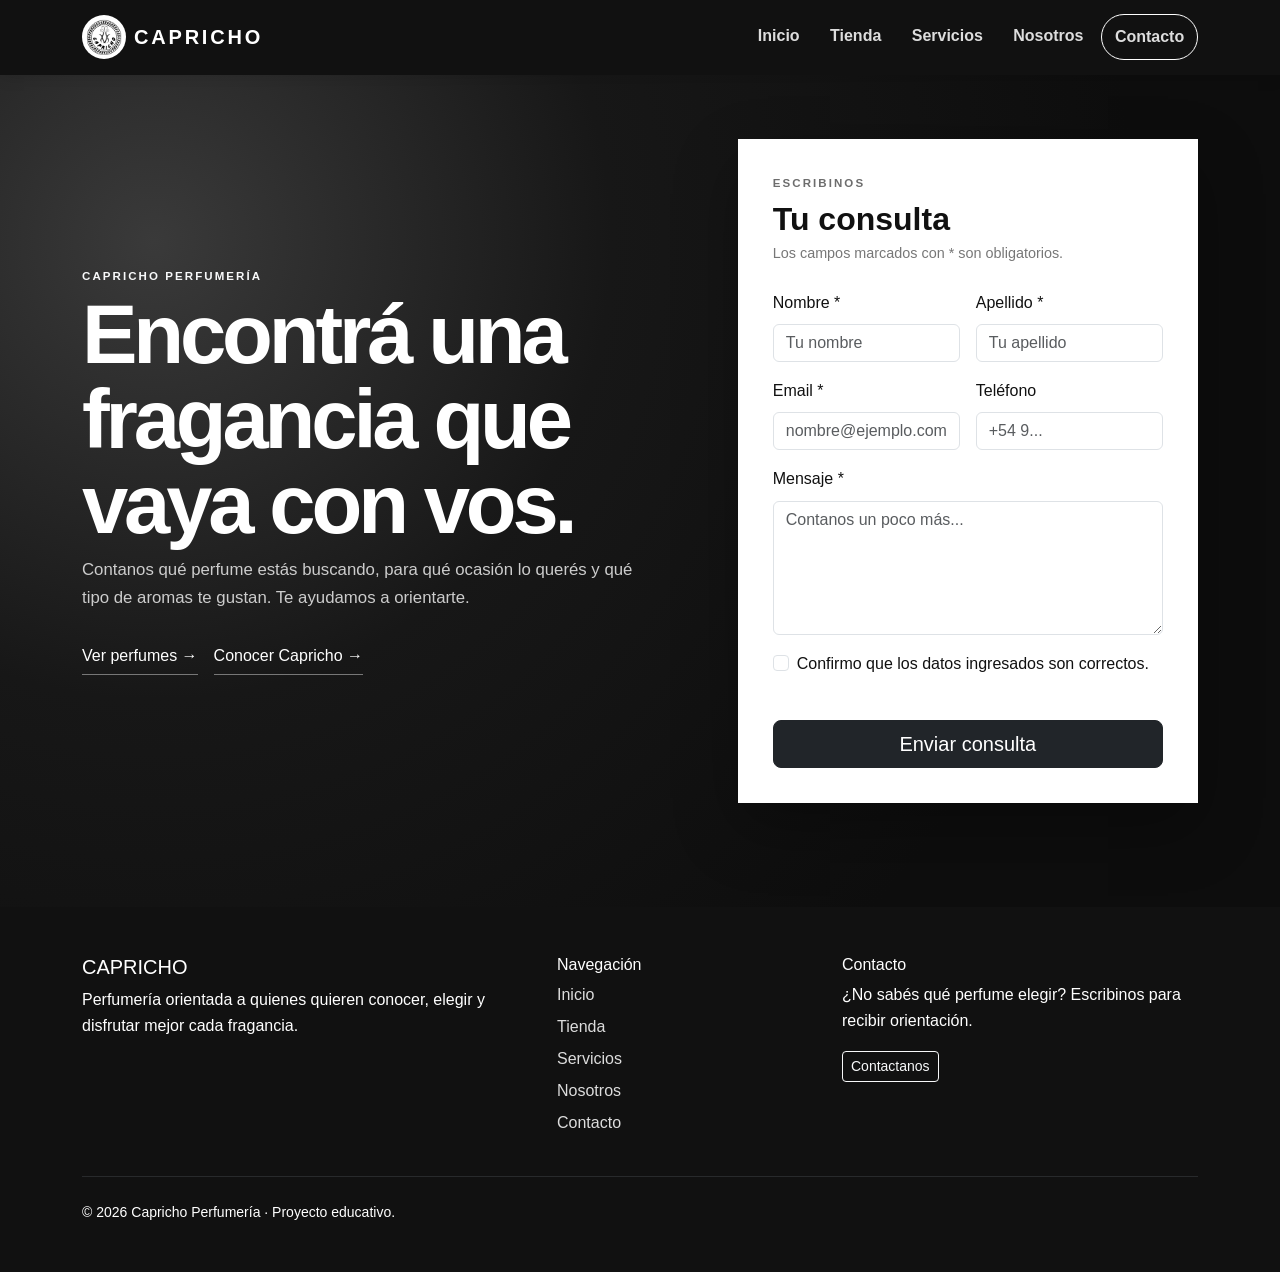
<file: contacto.html>
<!DOCTYPE html>
<html lang="es">
<head>
<title>Contacto | Capricho Perfumería</title>
<meta charset="UTF-8">
<meta name="viewport" content="width=device-width, initial-scale=1.0">
<meta name="description" content="Contactá a Capricho Perfumería para consultar sobre perfumes, recomendaciones y disponibilidad.">
<meta name="keywords" content="Capricho, contacto, perfumería, perfumes, fragancias">
<meta name="robots" content="index, follow">
<meta property="og:title" content="Contacto | Capricho Perfumería">
<meta property="og:description" content="Contactá a Capricho Perfumería para realizar tu consulta.">
<meta property="og:type" content="website">
<meta property="og:image" content="assets/logo.png">
<link rel="stylesheet" href="https://cdn.jsdelivr.net/npm/bootstrap@5.3.3/dist/css/bootstrap.min.css">
<link rel="stylesheet" href="styles.css">
<!-- Cargo mi archivo JavaScript y espero a que se lea el HTML antes de ejecutarlo. -->
<script src="pag.js" defer></script>
<link rel="shortcut icon" href="./assets/logo.png" type="image/x-icon">
</head>
<body>

<header>
  <nav class="navbar navbar-expand-lg cap-navbar" aria-label="Navegación principal">
    <div class="container">
      <a class="navbar-brand d-flex align-items-center gap-2" href="index.html">
        <img src="assets/logo.png" alt="Logo principal de Capricho Perfumería" class="brand-logo">
        <span>CAPRICHO</span>
      </a>
      <button class="navbar-toggler custom-toggler" type="button" aria-label="Abrir menú de navegación" aria-expanded="false" aria-controls="menu-principal">
        <span class="navbar-toggler-icon"></span>
      </button>
      <div class="navbar-collapse" id="menu-principal">
        <ul class="navbar-nav ms-auto">
          <li class="nav-item"><a class="nav-link" href="index.html">Inicio</a></li>
          <li class="nav-item"><a class="nav-link" href="tienda.html">Tienda</a></li>
          <li class="nav-item"><a class="nav-link" href="servicios.html">Servicios</a></li>
          <li class="nav-item"><a class="nav-link" href="nosotros.html">Nosotros</a></li>
          <li class="nav-item"><a class="nav-link nav-contacto" href="contacto.html">Contacto</a></li>
        </ul>
      </div>
    </div>
  </nav>
</header>

<main class="contact-page">
  <section class="contact-hero">
    <div class="container">
      <div class="contact-intro">
        <p class="eyebrow text-light">CAPRICHO PERFUMERÍA</p>
        <h1>Encontrá una fragancia que vaya con vos.</h1>
        <p>Contanos qué perfume estás buscando, para qué ocasión lo querés y qué tipo de aromas te gustan. Te ayudamos a orientarte.</p>
        <div class="contact-mini-links">
          <a href="tienda.html">Ver perfumes →</a>
          <a href="nosotros.html">Conocer Capricho →</a>
        </div>
      </div>
      <div class="contact-form-wrap">
        <p class="eyebrow">ESCRIBINOS</p>
        <h2>Tu consulta</h2>
        <p class="form-subtitle">Los campos marcados con * son obligatorios.</p>
        <form id="formulario-contacto" action="#" method="post">
          <div class="row g-3">
            <div class="col-md-6">
              <label for="nombre" class="form-label">Nombre *</label>
              <input id="nombre" name="nombre" type="text" class="form-control" placeholder="Tu nombre" required>
            </div>
            <div class="col-md-6">
              <label for="apellido" class="form-label">Apellido *</label>
              <input id="apellido" name="apellido" type="text" class="form-control" placeholder="Tu apellido" required>
            </div>
            <div class="col-md-6">
              <label for="email" class="form-label">Email *</label>
              <input id="email" name="email" type="email" class="form-control" placeholder="nombre@ejemplo.com" required>
            </div>
            <div class="col-md-6">
              <label for="telefono" class="form-label">Teléfono</label>
              <input id="telefono" name="telefono" type="tel" class="form-control" placeholder="+54 9...">
            </div>
            <div class="col-12">
              <label for="mensaje" class="form-label">Mensaje *</label>
              <textarea id="mensaje" name="mensaje" class="form-control" rows="5" placeholder="Contanos un poco más..." required></textarea>
            </div>
            <div class="col-12">
              <div class="form-check">
                <input id="acepto" name="acepto" type="checkbox" class="form-check-input" required>
                <label for="acepto" class="form-check-label">Confirmo que los datos ingresados son correctos.</label>
              </div>
            </div>
            <div class="col-12">
              <!-- Muestro aquí el mensaje cuando valido correctamente el formulario. -->
              <p id="respuesta-contacto" class="small mb-2" role="status" aria-live="polite"></p>
              <button class="btn btn-dark btn-lg w-100" type="submit">Enviar consulta</button>
            </div>
          </div>
        </form>
      </div>
    </div>
  </section>
</main>

<footer class="site-footer">
  <div class="container py-5">
    <div class="row g-4">
      <div class="col-md-5">
        <h2 class="h5">CAPRICHO</h2>
        <p>Perfumería orientada a quienes quieren conocer, elegir y disfrutar mejor cada fragancia.</p>
      </div>
      <div class="col-md-3">
        <h2 class="h6">Navegación</h2>
        <ul class="list-unstyled footer-links">
          <li><a href="index.html">Inicio</a></li>
          <li><a href="tienda.html">Tienda</a></li>
          <li><a href="servicios.html">Servicios</a></li>
          <li><a href="nosotros.html">Nosotros</a></li>
          <li><a href="contacto.html">Contacto</a></li>
        </ul>
      </div>
      <div class="col-md-4">
        <h2 class="h6">Contacto</h2>
        <p>¿No sabés qué perfume elegir? Escribinos para recibir orientación.</p>
        <a href="contacto.html" class="btn btn-outline-light btn-sm">Contactanos</a>
      </div>
    </div>
    <hr class="border-secondary my-4">
    <p class="small mb-0">© <span id="current-year">2026</span> Capricho Perfumería · Proyecto educativo.</p>
  </div>
</footer>

</body>
</html>
</file>
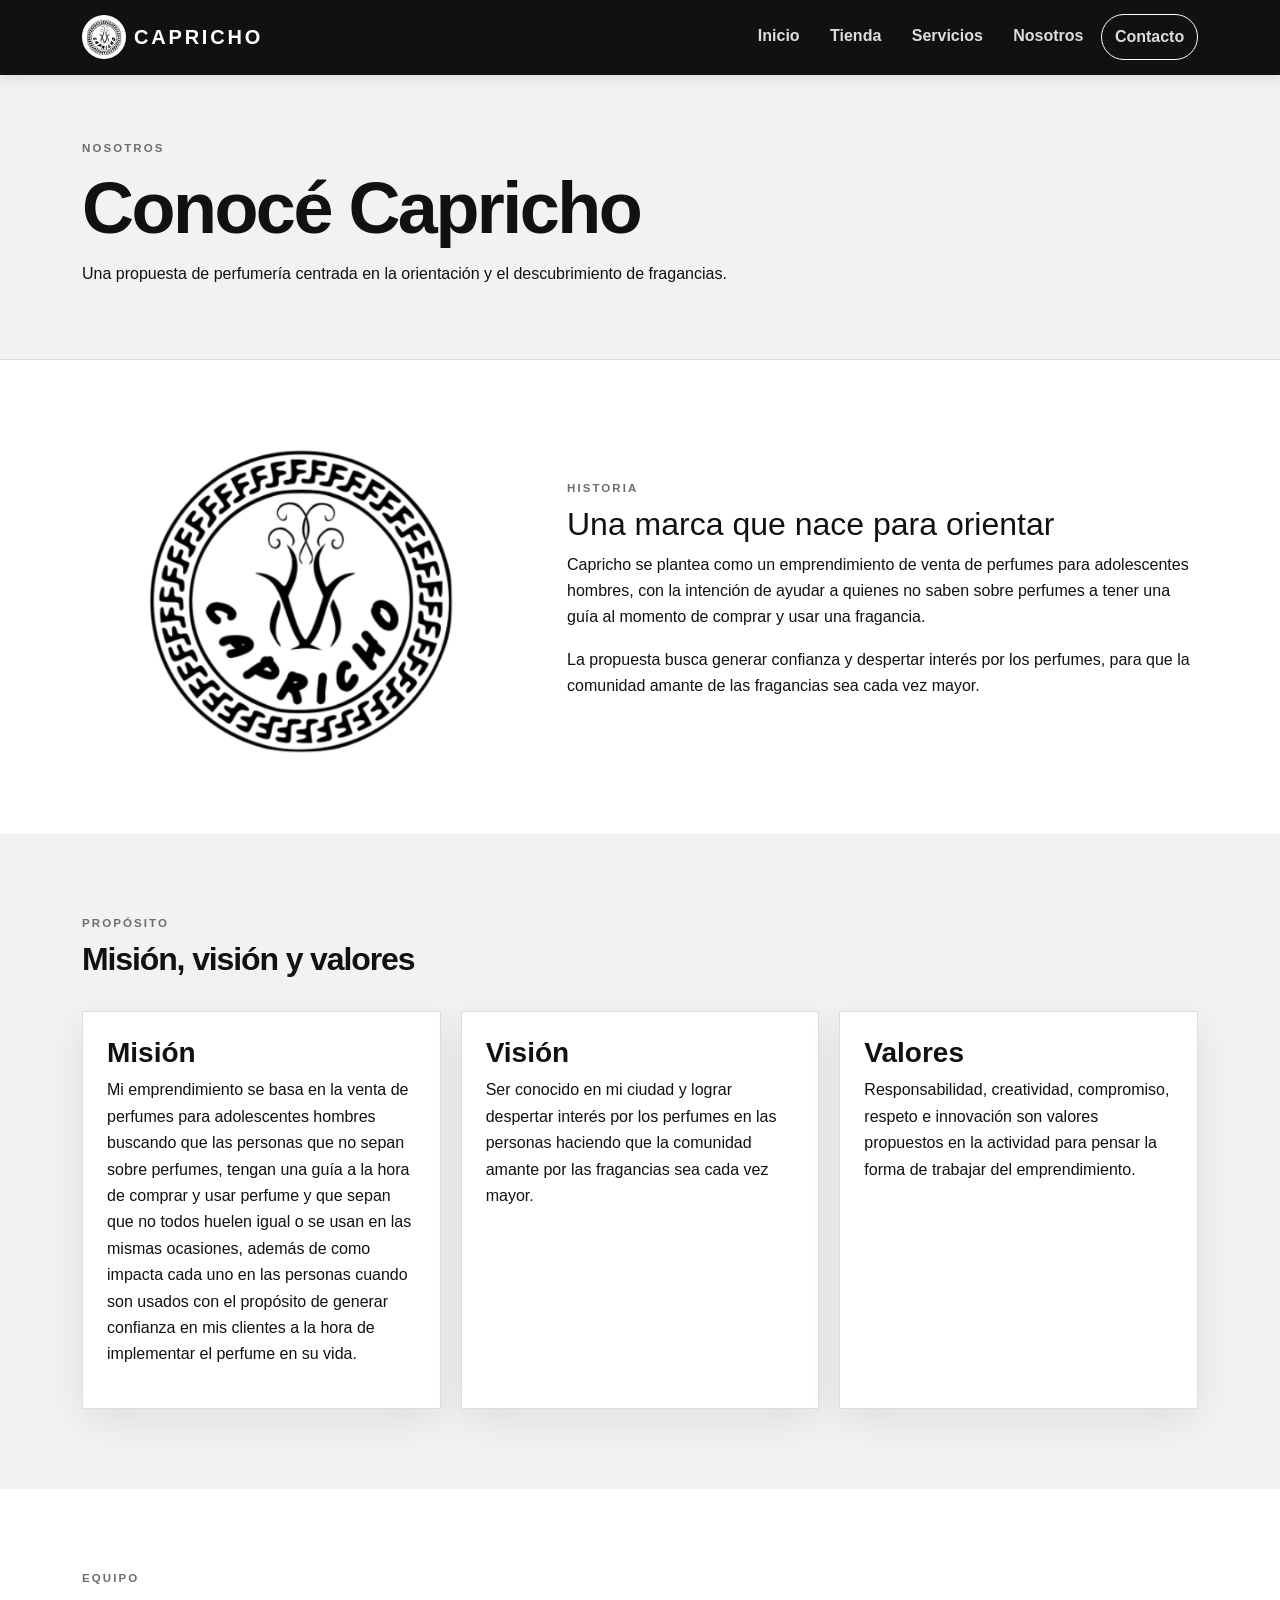
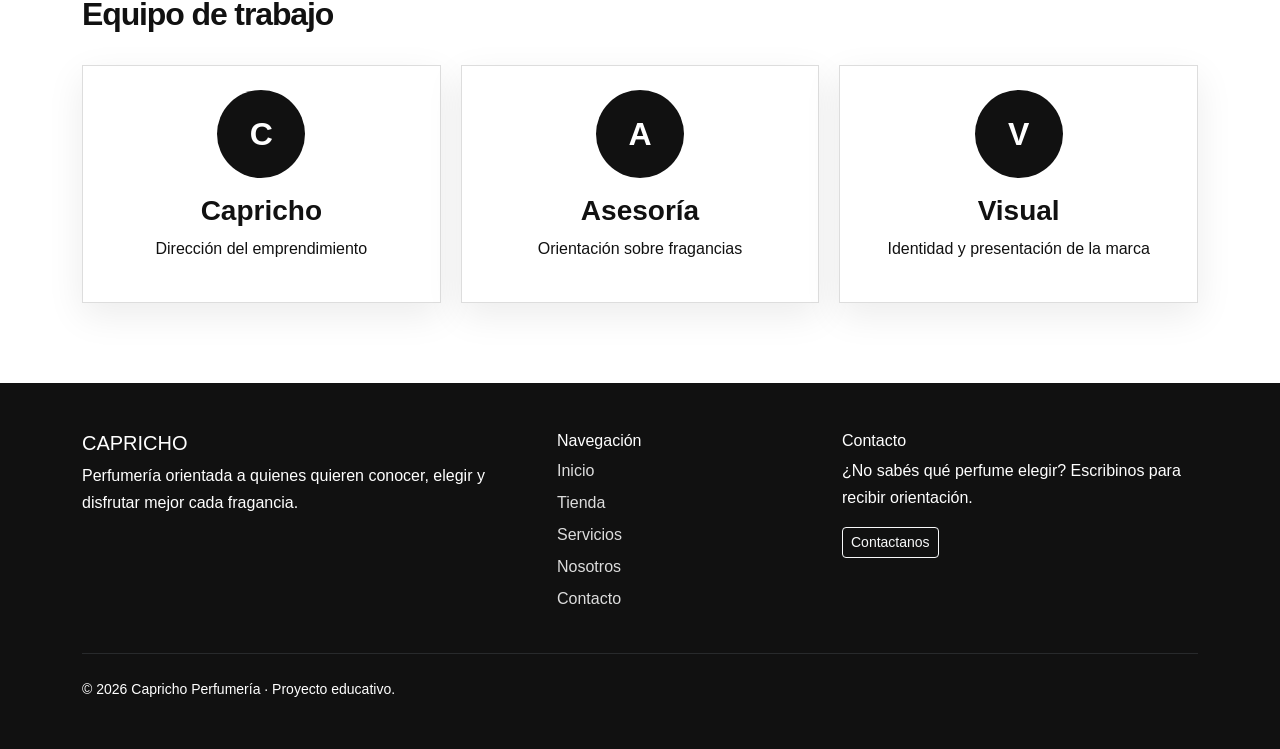
<file: nosotros.html>
<!DOCTYPE html>
<html lang="es">
<head>
<title>Nosotros | Capricho Perfumería</title>

<meta charset="UTF-8">
<meta name="viewport" content="width=device-width, initial-scale=1.0">
<meta name="description" content="Conocé la misión, visión y valores de Capricho Perfumería.">
<meta name="keywords" content="Capricho, perfumería, perfumes, fragancias, decants">
<meta name="robots" content="index, follow">
<meta property="og:title" content="Nosotros | Capricho Perfumería">
<meta property="og:description" content="Conocé la misión, visión y valores de Capricho Perfumería.">
<meta property="og:type" content="website">
<meta property="og:image" content="assets/logo.png">
<link rel="stylesheet" href="https://cdn.jsdelivr.net/npm/bootstrap@5.3.3/dist/css/bootstrap.min.css">
<link rel="stylesheet" href="styles.css">
<!-- Cargo mi archivo JavaScript y espero a que se lea el HTML antes de ejecutarlo. -->
<script src="pag.js" defer></script>
<link rel="shortcut icon" href="./assets/logo.png" type="image/x-icon">
</head>
<body>

<header>
  <nav class="navbar navbar-expand-lg cap-navbar" aria-label="Navegación principal">
    <div class="container">
      <a class="navbar-brand d-flex align-items-center gap-2" href="index.html">
        <img src="assets/logo.png" alt="Logo principal de Capricho Perfumería" class="brand-logo">
        <span>CAPRICHO</span>
      </a>
      <button class="navbar-toggler custom-toggler" type="button" aria-label="Abrir menú de navegación" aria-expanded="false" aria-controls="menu-principal">
        <span class="navbar-toggler-icon"></span>
      </button>
      <div class="navbar-collapse" id="menu-principal">
        <ul class="navbar-nav ms-auto">
          <li class="nav-item"><a class="nav-link" href="index.html">Inicio</a></li>
          <li class="nav-item"><a class="nav-link" href="tienda.html">Tienda</a></li>
          <li class="nav-item"><a class="nav-link" href="servicios.html">Servicios</a></li>
          <li class="nav-item"><a class="nav-link" href="nosotros.html">Nosotros</a></li>
          <li class="nav-item"><a class="nav-link nav-contacto" href="contacto.html">Contacto</a></li>
        </ul>
      </div>
    </div>
  </nav>
</header>

<main>
<section class="page-header"><div class="container"><p class="eyebrow">NOSOTROS</p><h1>Conocé Capricho</h1><p>Una propuesta de perfumería centrada en la orientación y el descubrimiento de fragancias.</p></div></section>

<section class="section-space">
<div class="container">
<div class="row g-5 align-items-center">
<div class="col-lg-5"><img src="assets/logo.png" alt="Logo principal de Capricho Perfumería" class="about-logo"></div>
<div class="col-lg-7"><p class="eyebrow">HISTORIA</p><h2>Una marca que nace para orientar</h2><p>Capricho se plantea como un emprendimiento de venta de perfumes para adolescentes hombres, con la intención de ayudar a quienes no saben sobre perfumes a tener una guía al momento de comprar y usar una fragancia.</p><p>La propuesta busca generar confianza y despertar interés por los perfumes, para que la comunidad amante de las fragancias sea cada vez mayor.</p></div>
</div>
</div>
</section>

<section class="section-soft section-space">
<div class="container">
<div class="section-heading"><p class="eyebrow">PROPÓSITO</p><h2>Misión, visión y valores</h2></div>
<div class="mission-grid">
<article class="info-card"><h3>Misión</h3><p>Mi emprendimiento se basa en la venta de perfumes para adolescentes hombres buscando que las personas que no sepan sobre perfumes, tengan una guía a la hora de comprar y usar perfume y que sepan que no todos huelen igual o se usan en las mismas ocasiones, además de como impacta cada uno en las personas cuando son usados con el propósito de generar confianza en mis clientes a la hora de implementar el perfume en su vida.</p></article>
<article class="info-card"><h3>Visión</h3><p>Ser conocido en mi ciudad y lograr despertar interés por los perfumes en las personas haciendo que la comunidad amante por las fragancias sea cada vez mayor.</p></article>
<article class="info-card"><h3>Valores</h3><p>Responsabilidad, creatividad, compromiso, respeto e innovación son valores propuestos en la actividad para pensar la forma de trabajar del emprendimiento.</p></article>
</div>
</div>
</section>

<section class="section-space">
<div class="container">
<div class="section-heading"><p class="eyebrow">EQUIPO</p><h2>Equipo de trabajo</h2></div>
<div class="team-grid">
<article class="team-card"><div class="avatar">C</div><h3>Capricho</h3><p>Dirección del emprendimiento</p></article>
<article class="team-card"><div class="avatar">A</div><h3>Asesoría</h3><p>Orientación sobre fragancias</p></article>
<article class="team-card"><div class="avatar">V</div><h3>Visual</h3><p>Identidad y presentación de la marca</p></article>
</div>
</div>
</section>
</main>

<footer class="site-footer">
  <div class="container py-5">
    <div class="row g-4">
      <div class="col-md-5">
        <h2 class="h5">CAPRICHO</h2>
        <p>Perfumería orientada a quienes quieren conocer, elegir y disfrutar mejor cada fragancia.</p>
      </div>
      <div class="col-md-3">
        <h2 class="h6">Navegación</h2>
        <ul class="list-unstyled footer-links">
          <li><a href="index.html">Inicio</a></li>
          <li><a href="tienda.html">Tienda</a></li>
          <li><a href="servicios.html">Servicios</a></li>
          <li><a href="nosotros.html">Nosotros</a></li>
          <li><a href="contacto.html">Contacto</a></li>
        </ul>
      </div>
      <div class="col-md-4">
        <h2 class="h6">Contacto</h2>
        <p>¿No sabés qué perfume elegir? Escribinos para recibir orientación.</p>
        <a href="contacto.html" class="btn btn-outline-light btn-sm">Contactanos</a>
      </div>
    </div>
    <hr class="border-secondary my-4">
    <p class="small mb-0">© <span id="current-year">2026</span> Capricho Perfumería · Proyecto educativo.</p>
  </div>
</footer>

</body>
</html>
</file>
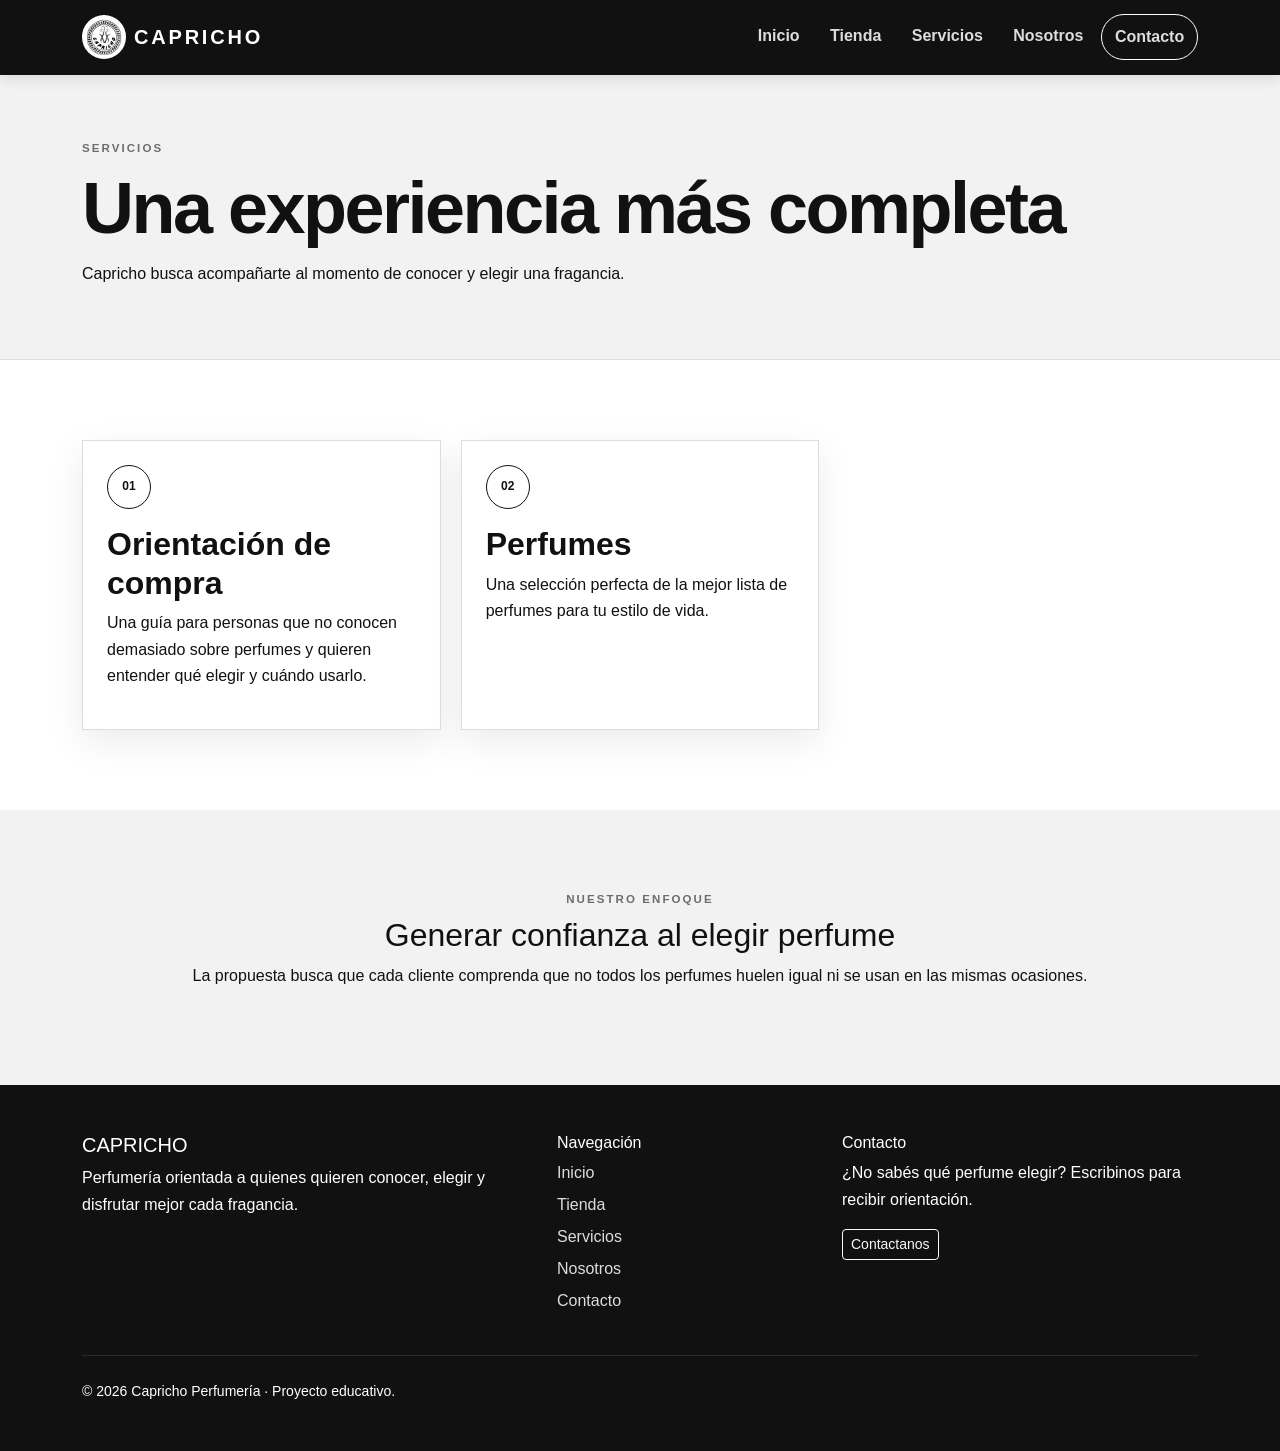
<file: servicios.html>
<!DOCTYPE html>
<html lang="es">
<head>
<title>Servicios | Capricho Perfumería</title>

<meta charset="UTF-8">
<meta name="viewport" content="width=device-width, initial-scale=1.0">
<meta name="description" content="Servicios de Capricho: orientación para elegir perfumes, decants y propuestas de presentación.">
<meta name="keywords" content="Capricho, perfumería, perfumes, fragancias, decants">
<meta name="robots" content="index, follow">
<meta property="og:title" content="Servicios | Capricho Perfumería">
<meta property="og:description" content="Servicios de Capricho: orientación para elegir perfumes, decants y propuestas de presentación.">
<meta property="og:type" content="website">
<meta property="og:image" content="assets/logo.png">
<link rel="stylesheet" href="https://cdn.jsdelivr.net/npm/bootstrap@5.3.3/dist/css/bootstrap.min.css">
<link rel="stylesheet" href="styles.css">
<!-- Cargo mi archivo JavaScript y espero a que se lea el HTML antes de ejecutarlo. -->
<script src="pag.js" defer></script>
<link rel="shortcut icon" href="./assets/logo.png" type="image/x-icon">
</head>
<body>

<header>
  <nav class="navbar navbar-expand-lg cap-navbar" aria-label="Navegación principal">
    <div class="container">
      <a class="navbar-brand d-flex align-items-center gap-2" href="index.html">
        <img src="assets/logo.png" alt="Logo principal de Capricho Perfumería" class="brand-logo">
        <span>CAPRICHO</span>
      </a>
      <button class="navbar-toggler custom-toggler" type="button" aria-label="Abrir menú de navegación" aria-expanded="false" aria-controls="menu-principal">
        <span class="navbar-toggler-icon"></span>
      </button>
      <div class="navbar-collapse" id="menu-principal">
        <ul class="navbar-nav ms-auto">
          <li class="nav-item"><a class="nav-link" href="index.html">Inicio</a></li>
          <li class="nav-item"><a class="nav-link" href="tienda.html">Tienda</a></li>
          <li class="nav-item"><a class="nav-link" href="servicios.html">Servicios</a></li>
          <li class="nav-item"><a class="nav-link" href="nosotros.html">Nosotros</a></li>
          <li class="nav-item"><a class="nav-link nav-contacto" href="contacto.html">Contacto</a></li>
        </ul>
      </div>
    </div>
  </nav>
</header>

<main>
<section class="page-header"><div class="container"><p class="eyebrow">SERVICIOS</p><h1>Una experiencia más completa</h1><p>Capricho busca acompañarte al momento de conocer y elegir una fragancia.</p></div></section>
<section class="section-space">
<div class="container">
<div class="service-grid service-grid-wide">
<article class="service-feature"><span class="number">01</span><h2>Orientación de compra</h2><p>Una guía para personas que no conocen demasiado sobre perfumes y quieren entender qué elegir y cuándo usarlo.</p></article>
<article class="service-feature"><span class="number">02</span><h2>Perfumes</h2><p>Una selección perfecta de la mejor lista de perfumes para tu estilo de vida.</p></article>
</div>
</div>
</section>
<section class="section-soft section-space"><div class="container text-center"><p class="eyebrow">NUESTRO ENFOQUE</p><h2>Generar confianza al elegir perfume</h2><p class="narrow-copy mx-auto">La propuesta busca que cada cliente comprenda que no todos los perfumes huelen igual ni se usan en las mismas ocasiones.</p></div></section>
</main>

<footer class="site-footer">
  <div class="container py-5">
    <div class="row g-4">
      <div class="col-md-5">
        <h2 class="h5">CAPRICHO</h2>
        <p>Perfumería orientada a quienes quieren conocer, elegir y disfrutar mejor cada fragancia.</p>
      </div>
      <div class="col-md-3">
        <h2 class="h6">Navegación</h2>
        <ul class="list-unstyled footer-links">
          <li><a href="index.html">Inicio</a></li>
          <li><a href="tienda.html">Tienda</a></li>
          <li><a href="servicios.html">Servicios</a></li>
          <li><a href="nosotros.html">Nosotros</a></li>
          <li><a href="contacto.html">Contacto</a></li>
        </ul>
      </div>
      <div class="col-md-4">
        <h2 class="h6">Contacto</h2>
        <p>¿No sabés qué perfume elegir? Escribinos para recibir orientación.</p>
        <a href="contacto.html" class="btn btn-outline-light btn-sm">Contactanos</a>
      </div>
    </div>
    <hr class="border-secondary my-4">
    <p class="small mb-0">© <span id="current-year">2026</span> Capricho Perfumería · Proyecto educativo.</p>
  </div>
</footer>

</body>
</html>
</file>
<file: styles.css>
/* Defino las variables de color y sombra que reutilizo en el sitio. */

:root {
    --black: #111;
    --gray: #6d6d6d;
    --light: #f2f2f2;
    --white: #fff;
    --border: #ddd;
    --shadow: 0 12px 35px rgba(0, 0, 0, .08);
}


/* Organizo los estilos generales de todas mis páginas. */

* {
    box-sizing: border-box;
}

html {
    scroll-behavior: smooth;
}

body {
    margin: 0;
    font-family: Arial, Helvetica, sans-serif;
    color: var(--black);
    background: #fff;
    line-height: 1.65;
    overflow-x: hidden;
}

img {
    max-width: 100%;
    height: auto;
}

a {
    color: inherit;
}


/* Diseño la barra de navegación y sus enlaces. */

.cap-navbar {
    background: var(--black);
    padding: .65rem 0;
    box-shadow: 0 2px 15px rgba(0, 0, 0, .12);
}

.brand-logo {
    width: 44px;
    height: 44px;
    object-fit: contain;
    background: #fff;
    border-radius: 50%;
    padding: 2px;
}

.navbar-brand {
    color: #fff !important;
    font-weight: 800;
    letter-spacing: .14em;
}

.navbar-collapse {
    display: block;
}

.navbar-nav {
    display: flex;
    flex-direction: row;
    justify-content: flex-end;
    gap: .3rem;
}

.nav-link {
    color: #ddd !important;
    font-weight: 600;
    padding: .55rem .8rem !important;
}

.nav-link:hover,
.nav-link:focus {
    color: #fff !important;
}

.nav-contacto {
    border: 1px solid #fff;
    border-radius: 999px;
}

.custom-toggler {
    display: none;
}


/* Diseño la presentación principal de mi página de inicio. */

.hero {
    background: linear-gradient(135deg, #f4f4f4, #fff);
    padding: 4rem 0;
}

.hero .container {
    display: grid;
    grid-template-columns: 1fr;
    gap: 2rem;
    align-items: center;
}

.hero-content h1 {
    font-size: clamp(2.7rem, 8vw, 5.5rem);
    line-height: 1.02;
    font-weight: 800;
    letter-spacing: -.05em;
    margin: .5rem 0 1.2rem;
}

.hero-content h1 span {
    color: #555;
}

.hero-content > p:not(.eyebrow) {
    max-width: 680px;
    font-size: 1.1rem;
    color: #555;
}

.hero-actions {
    display: flex;
    flex-wrap: wrap;
    gap: .75rem;
    margin-top: 1.5rem;
}

.hero-logo-wrap {
    display: grid;
    place-items: center;
    min-height: 270px;
}

.hero-logo {
    width: min(70vw, 330px);
    filter: drop-shadow(0 15px 25px rgba(0, 0, 0, .12));
}


/* Doy formato a las secciones y sus títulos. */

.section-space {
    padding: 4rem 0;
}

.section-soft {
    background: var(--light);
}

.eyebrow {
    font-size: .72rem;
    letter-spacing: .18em;
    font-weight: 800;
    color: var(--gray);
    margin-bottom: .45rem;
}

.section-heading {
    margin-bottom: 2rem;
}

.section-heading h2,
.page-header h1 {
    font-weight: 800;
    letter-spacing: -.035em;
}

.page-header {
    background: var(--light);
    padding: 4rem 0 3.5rem;
    border-bottom: 1px solid var(--border);
}

.page-header h1 {
    font-size: clamp(2.4rem, 7vw, 4.5rem);
    margin-bottom: .6rem;
}


/* Diseño las tarjetas de información y servicios. */

.service-grid,
.product-grid,
.mission-grid,
.team-grid {
    display: grid;
    gap: 1.25rem;
}

.service-grid,
.mission-grid,
.team-grid {
    grid-template-columns: 1fr;
}

.product-grid {
    grid-template-columns: 1fr;
}

.info-card,
.service-feature,
.product-card,
.team-card {
    background: #fff;
    border: 1px solid var(--border);
    box-shadow: var(--shadow);
}

.info-card,
.service-feature,
.team-card {
    padding: 1.5rem;
}

.info-card h3,
.service-feature h2,
.team-card h3 {
    font-weight: 750;
}

.number {
    display: inline-grid;
    width: 44px;
    height: 44px;
    border: 1px solid var(--black);
    border-radius: 50%;
    place-items: center;
    font-size: .75rem;
    font-weight: 800;
    margin-bottom: 1rem;
}


/* Organizo la presentación de los productos. */

.product-card {
    overflow: hidden;
    transition: transform .2s ease, box-shadow .2s ease;
}

.product-card:hover {
    transform: translateY(-4px);
    box-shadow: 0 18px 45px rgba(0, 0, 0, .12);
}

.bottle {
    height: 210px;
    display: grid;
    place-items: center;
    font-size: 1rem;
    letter-spacing: .2em;
    font-weight: 800;
}

.bottle-dark {
    background: linear-gradient(145deg, #090909, #333);
    color: #fff;
}

.bottle-light {
    background: linear-gradient(145deg, #eee, #fff);
    color: #111;
}

.bottle-gray {
    background: linear-gradient(145deg, #888, #ccc);
    color: #fff;
}

.badge-light {
    background: #eee;
    color: #111;
}

.filter-panel {
    border: 1px solid var(--border);
    padding: 1.25rem;
    background: #fafafa;
}

.filter-buttons {
    display: flex;
    flex-wrap: wrap;
    gap: .5rem;
    margin: 1rem 0;
}


/* Doy estilo a las tarjetas de perfumes de diseñador. */

.designer-grid {
    align-items: stretch;
}

.designer-card {
    display: flex;
    flex-direction: column;
    overflow: hidden;
}

.designer-image {
    height: 300px;
    background: #f4f4f4;
    display: flex;
    align-items: center;
    justify-content: center;
    overflow: hidden;
}

.designer-image img {
    width: 100%;
    height: 100%;
    object-fit: cover;
    display: block;
}

.designer-card h2,
.designer-card h3 {
    font-weight: 800;
    letter-spacing: -.02em;
}

.brand-name {
    font-size: .7rem;
    letter-spacing: .16em;
    font-weight: 800;
    color: #777;
    margin-bottom: .35rem;
}

.catalog-note {
    padding: 1.5rem;
    border-left: 4px solid #111;
    background: #f4f4f4;
}

.image-credits {
    color: #777;
    border-top: 1px solid #ddd;
    padding-top: 1rem;
}


/* Doy formato a la sección donde cuento quiénes somos. */

.about-logo {
    display: block;
    width: min(100%, 350px);
    margin: auto;
}

.team-card {
    text-align: center;
}

.avatar {
    width: 88px;
    height: 88px;
    border-radius: 50%;
    display: grid;
    place-items: center;
    background: var(--black);
    color: #fff;
    font-size: 2rem;
    font-weight: 800;
    margin: 0 auto 1rem;
}


/* Organizo los estilos de mi formulario de contacto. */

.contact-page {
    background: #111;
}

.contact-hero {
    min-height: calc(100vh - 68px);
    padding: 2rem 0 3rem;
    background: radial-gradient(
        circle at 12% 20%,
        #3a3a3a 0,
        #171717 35%,
        #0d0d0d 75%
    );
}

.contact-hero > .container {
    display: grid;
    grid-template-columns: 1fr;
    gap: 2rem;
    align-items: center;
}

.contact-intro {
    color: #fff;
    padding: 1rem 0;
}

.contact-intro h1 {
    font-size: clamp(2.7rem, 8vw, 5.2rem);
    line-height: 1.02;
    font-weight: 800;
    letter-spacing: -.05em;
    max-width: 700px;
}

.contact-intro > p:not(.eyebrow) {
    max-width: 600px;
    color: #ccc;
    font-size: 1.05rem;
}

.contact-mini-links {
    display: flex;
    flex-wrap: wrap;
    gap: 1rem;
    margin-top: 2rem;
}

.contact-mini-links a {
    color: #fff;
    text-decoration: none;
    border-bottom: 1px solid #777;
    padding-bottom: .25rem;
}

.contact-form-wrap {
    background: #fff;
    padding: 1.5rem;
    box-shadow: 0 25px 60px rgba(0, 0, 0, .3);
}

.contact-form-wrap h2 {
    font-weight: 800;
    font-size: 2rem;
    margin-bottom: .2rem;
}

.form-subtitle {
    color: #777;
    font-size: .9rem;
    margin-bottom: 1.5rem;
}

.contact-form {
    border: 1px solid var(--border);
    padding: 1.25rem;
    background: #fff;
    box-shadow: var(--shadow);
}

.contact-aside {
    padding: 1.5rem;
    background: var(--black);
    color: #fff;
    box-shadow: var(--shadow);
}

.support-box {
    border-top: 1px solid #444;
    padding: 1rem 0;
    display: flex;
    flex-direction: column;
    gap: .15rem;
}

.support-box a {
    color: #fff;
    font-weight: 700;
}


/* Diseño el pie de página que comparto entre las secciones. */

.site-footer {
    background: var(--black);
    color: #fff;
}

.footer-links {
    display: grid;
    gap: .35rem;
}

.footer-links a {
    text-decoration: none;
    color: #ddd;
}

.footer-links a:hover {
    color: #fff;
}


/* Adapto el diseño para tablets. */

@media (min-width: 576px) {

    .product-grid {
        grid-template-columns: repeat(2, minmax(0, 1fr));
    }

    .service-grid,
    .mission-grid {
        grid-template-columns: repeat(2, minmax(0, 1fr));
    }

    .team-grid {
        grid-template-columns: repeat(2, minmax(0, 1fr));
    }

    .contact-form {
        padding: 2rem;
    }
}


/* Adapto el diseño para pantallas medianas. */

@media (min-width: 768px) {

    .hero {
        padding: 5rem 0;
    }

    .hero .container {
        grid-template-columns: 1.2fr .8fr;
    }

    .hero-logo-wrap {
        min-height: 420px;
    }

    .section-space {
        padding: 5rem 0;
    }

    .service-grid-wide {
        grid-template-columns: repeat(3, minmax(0, 1fr));
    }

    .team-grid {
        grid-template-columns: repeat(3, minmax(0, 1fr));
    }

    .designer-image {
        height: 330px;
    }

    .contact-hero {
        padding: 4rem 0;
    }

    .contact-hero > .container {
        grid-template-columns: minmax(0, 1fr) minmax(420px, .8fr);
        gap: 5rem;
    }

    .contact-form-wrap {
        padding: 2.2rem;
    }
}


/* Ajusto el diseño para pantallas grandes. */

@media (min-width: 992px) {

    .product-grid {
        grid-template-columns: repeat(3, minmax(0, 1fr));
    }

    .mission-grid {
        grid-template-columns: repeat(3, minmax(0, 1fr));
    }

    .designer-image {
        height: 360px;
    }
}

@media (min-width: 1200px) {

    .product-grid {
        grid-template-columns: repeat(4, minmax(0, 1fr));
    }
}


/* Adapto el diseño para celulares. */

@media (max-width: 767px) {

    .cap-navbar .container {
        flex-wrap: wrap;
    }

    .custom-toggler {
        display: block;
        margin-left: auto;
    }

    .navbar-collapse {
        width: 100%;
        margin-top: .5rem;
    }

    .navbar-nav {
        flex-direction: column;
        align-items: stretch;
    }

    .nav-link {
        padding: .6rem .4rem !important;
    }

    .nav-contacto {
        border: 0;
        border-radius: 0;
    }
}


/* Defino los estilos que necesito para las funciones JavaScript. */
/* Oculto mi menú en celulares hasta que el visitante presiona el botón. */
@media (max-width: 767px) {
    .navbar-collapse.js-menu-cerrado { display: none; }
    .navbar-collapse.js-menu-abierto { display: block; }
}

/* Doy estilo al formulario con el que agrego perfumes y a los mensajes del catálogo. */
.add-product-panel {
    padding: 1.5rem;
    border: 1px solid var(--border);
    background: #f7f7f7;
}
.product-card .btn { margin-top: .5rem; }
.product-card .brand-name { text-transform: uppercase; }
#respuesta-contacto, #mensaje-catalogo, #estado-formulario-perfume {
    min-height: 1.2em;
}
</file>
